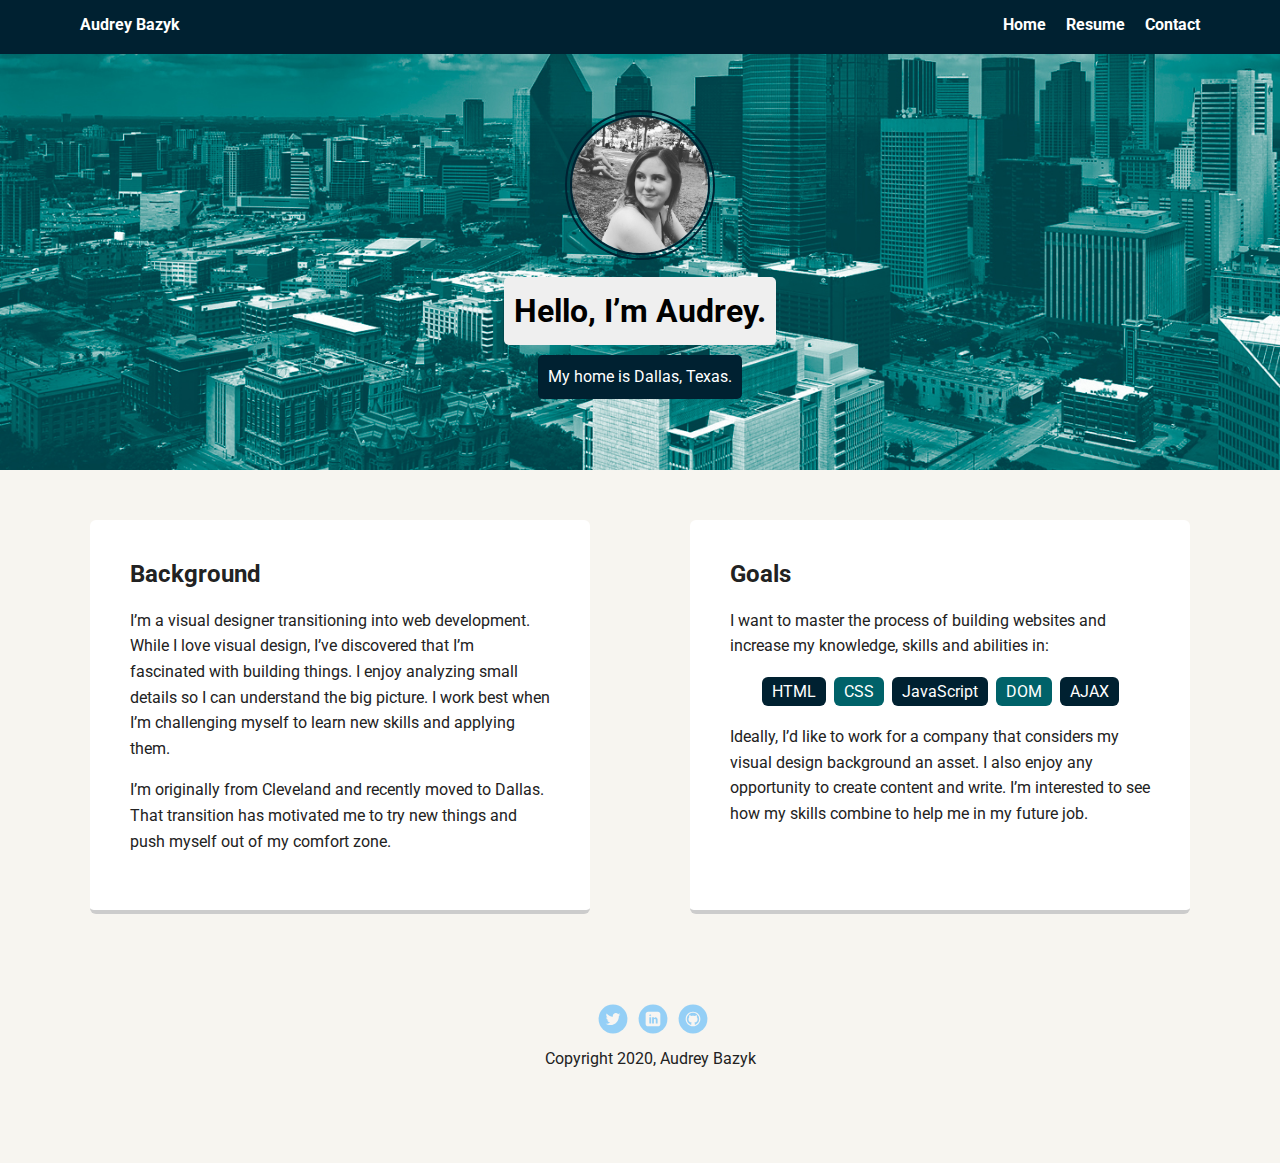
<file: index.html>
<!doctype html>
<html lang="en">
<head>
  <meta charset="utf-8">
  <title>Audrey Bazyk's Profile</title>
  <meta name="viewport" content="width=device-width, initial-scale=1.0">
  <link rel="stylesheet" href="styles.css">
  <link href="https://fonts.googleapis.com/css?family=Muli%7CRoboto:400,300,500,700,900" rel="stylesheet"></head>
  <body>

    <nav>
        <ul class="nav">
          <li class="name">Audrey Bazyk</li>
          <li><a href="index.html">Home</a></li>
          <li><a href="resume.html">Resume</a></li>
          <li><a href="contact.html">Contact</a></li>
        </ul>
    </nav>

    <header>
      <img src="images/me.jpg" alt="Photo of Audrey" class="profile-image">
      <h1 class="tag name">Hello, I’m Audrey.</h1>
      <p class="tag location">My home is Dallas, Texas.</p>
    </header>

    <main class="flex">
      <section>
        <h2>Background</h2>
        <p>I’m a visual designer transitioning into web development. While I love visual design, I’ve discovered that I’m fascinated with building things. I enjoy analyzing small details so I can understand the big picture. I work best when I’m challenging myself to learn new skills and applying them.</p>
        <p>I’m originally from Cleveland and recently moved to Dallas. That transition has motivated me to try new things and push myself out of my comfort zone.</p>
      </section>

      <section>
        <h2>Goals</h2>
        <p>I want to master the process of building websites and increase my knowledge, skills and abilities in:</p>
        <ul class="skills">
          <li>HTML</li>
          <li>CSS</li>
          <li>JavaScript</li>
          <li>DOM</li>
          <li>AJAX</li>
        </ul>
        <p>Ideally, I’d like to work for a company that considers my visual design background an asset. I also enjoy any opportunity to create content and write. I’m interested to see how my skills combine to help me in my future job.</p>
      </section>

    </main>
    <footer>
      <ul>
        <li><a href="https://twitter.com/BazykAudrey" class="social twitter" target="_blank">Twitter</a></li>
        <li><a href="https://www.linkedin.com/in/audrey-bazyk/" class="social linkedin" target="_blank">LinkedIn</a></li>
        <li><a href="https://github.com/BazykAudrey" class="social github" target="_blank">Github</a></li>
      </ul>
      <p class="copyright">Copyright 2020, Audrey Bazyk</p>
    </footer>
  </body>
  </html>
</file>
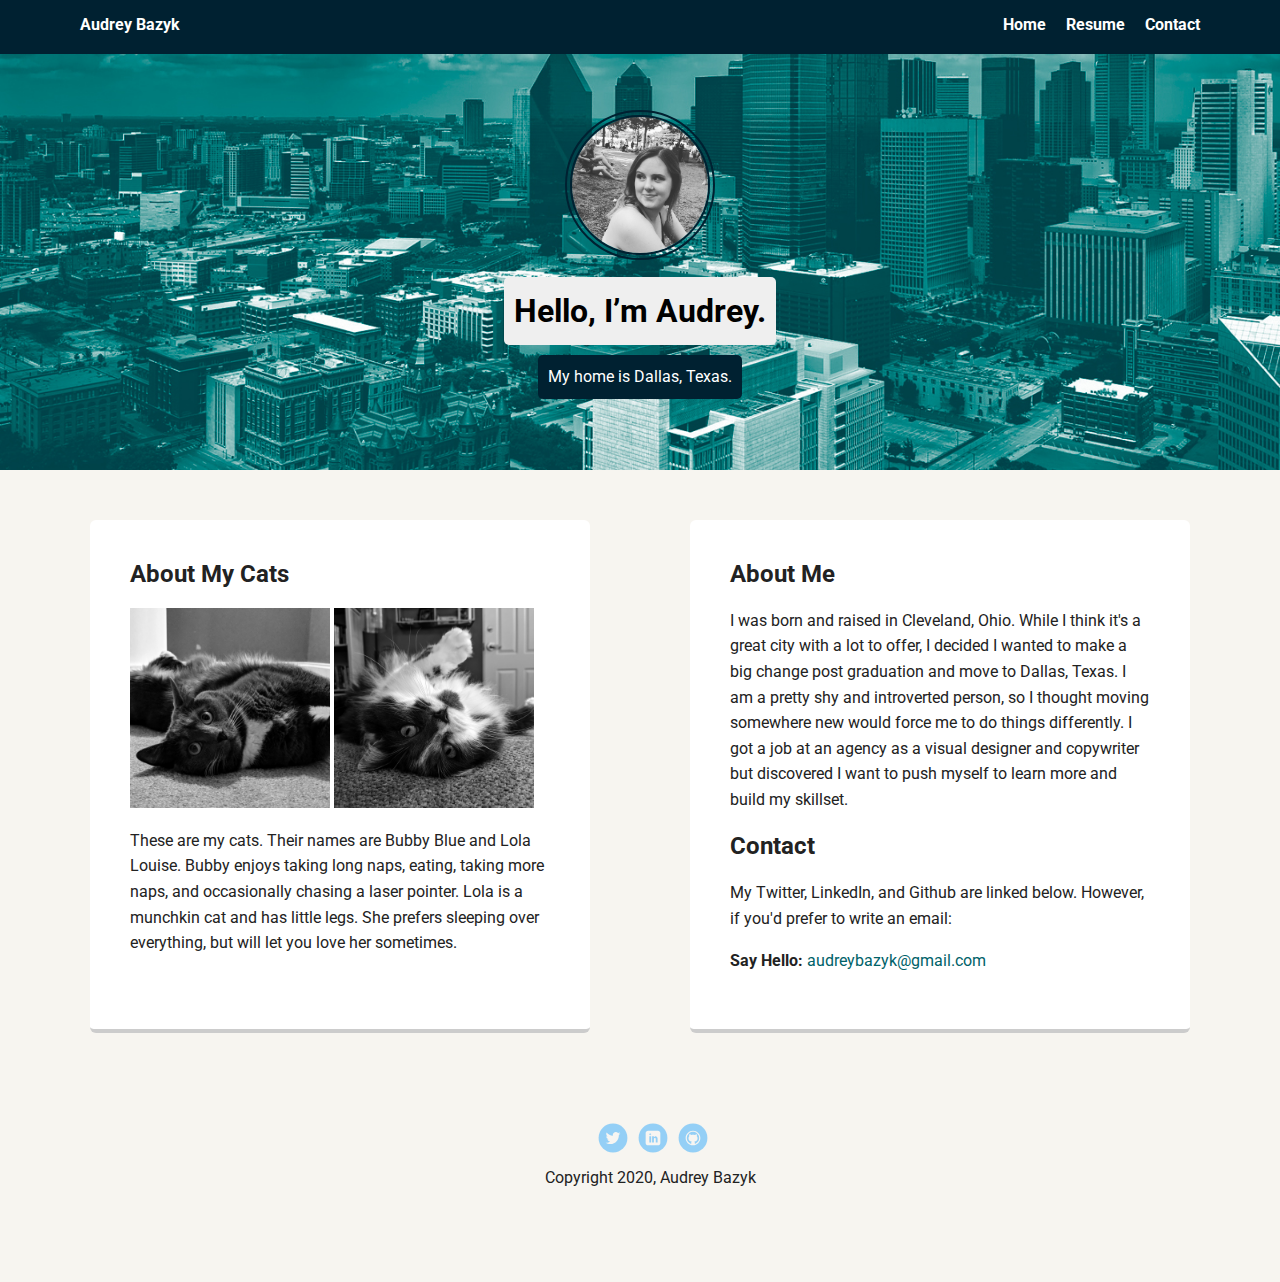
<file: contact.html>
<!doctype html>
<html lang="en">
<head>
  <meta charset="utf-8">
  <title>Audrey Bazyk's Profile</title>
  <meta name="viewport" content="width=device-width, initial-scale=1.0">
  <link rel="stylesheet" href="styles.css">
  <link href="https://fonts.googleapis.com/css?family=Muli%7CRoboto:400,300,500,700,900" rel="stylesheet"></head>
  <body>

    <nav>
        <ul class="nav">
          <li class="name">Audrey Bazyk</li>
          <li><a href="index.html">Home</a></li>
          <li><a href="resume.html">Resume</a></li>
          <li><a href="contact.html">Contact</a></li>
        </ul>
    </nav>

    <header>
      <img src="images/me.jpg" alt="Photo of Audrey" class="profile-image">
      <h1 class="tag name">Hello, I’m Audrey.</h1>
      <p class="tag location">My home is Dallas, Texas.</p>
    </header>

    <main class="flex">
      <section>
        <h2>About My Cats</h2>
        <img src="images/bubby.jpg" alt="Photo of Bubby" class="cat-image">
        <img src="images/lola.jpg" alt="Photo of Lola" class="cat-image">
        <p>These are my cats. Their names are Bubby Blue and Lola Louise. Bubby enjoys taking long naps, eating, taking more naps, and occasionally chasing a laser pointer. Lola is a munchkin cat and has little legs. She prefers sleeping over everything, but will let you love her sometimes.</p>
      </section>

      <section>
        <h2>About Me</h2>
        <p>I was born and raised in Cleveland, Ohio. While I think it's a great city with a lot to offer, I decided I wanted to make a big change post graduation and move to Dallas, Texas. I am a pretty shy and introverted person, so I thought moving somewhere new would force me to do things differently. I got a job at an agency as a visual designer and copywriter but discovered I want to push myself to learn more and build my skillset.</p>
        <h2>Contact</h2>
        <p>My Twitter, LinkedIn, and Github are linked below. However, if you'd prefer to write an email:</p>
        <p><strong>Say Hello:</strong> <a href="mailto:audreybazyk@gmail.com?subject=Saying%20Hello" class="email">audreybazyk@gmail.com</a></p>
      </section>

    </main>
    <footer>
      <ul>
        <li><a href="https://twitter.com/BazykAudrey" class="social twitter" target="_blank">Twitter</a></li>
        <li><a href="https://www.linkedin.com/in/audrey-bazyk/" class="social linkedin" target="_blank">LinkedIn</a></li>
        <li><a href="https://github.com/BazykAudrey" class="social github" target="_blank">Github</a></li>
      </ul>
      <p class="copyright">Copyright 2020, Audrey Bazyk</p>
    </footer>
  </body>
  </html>
</file>
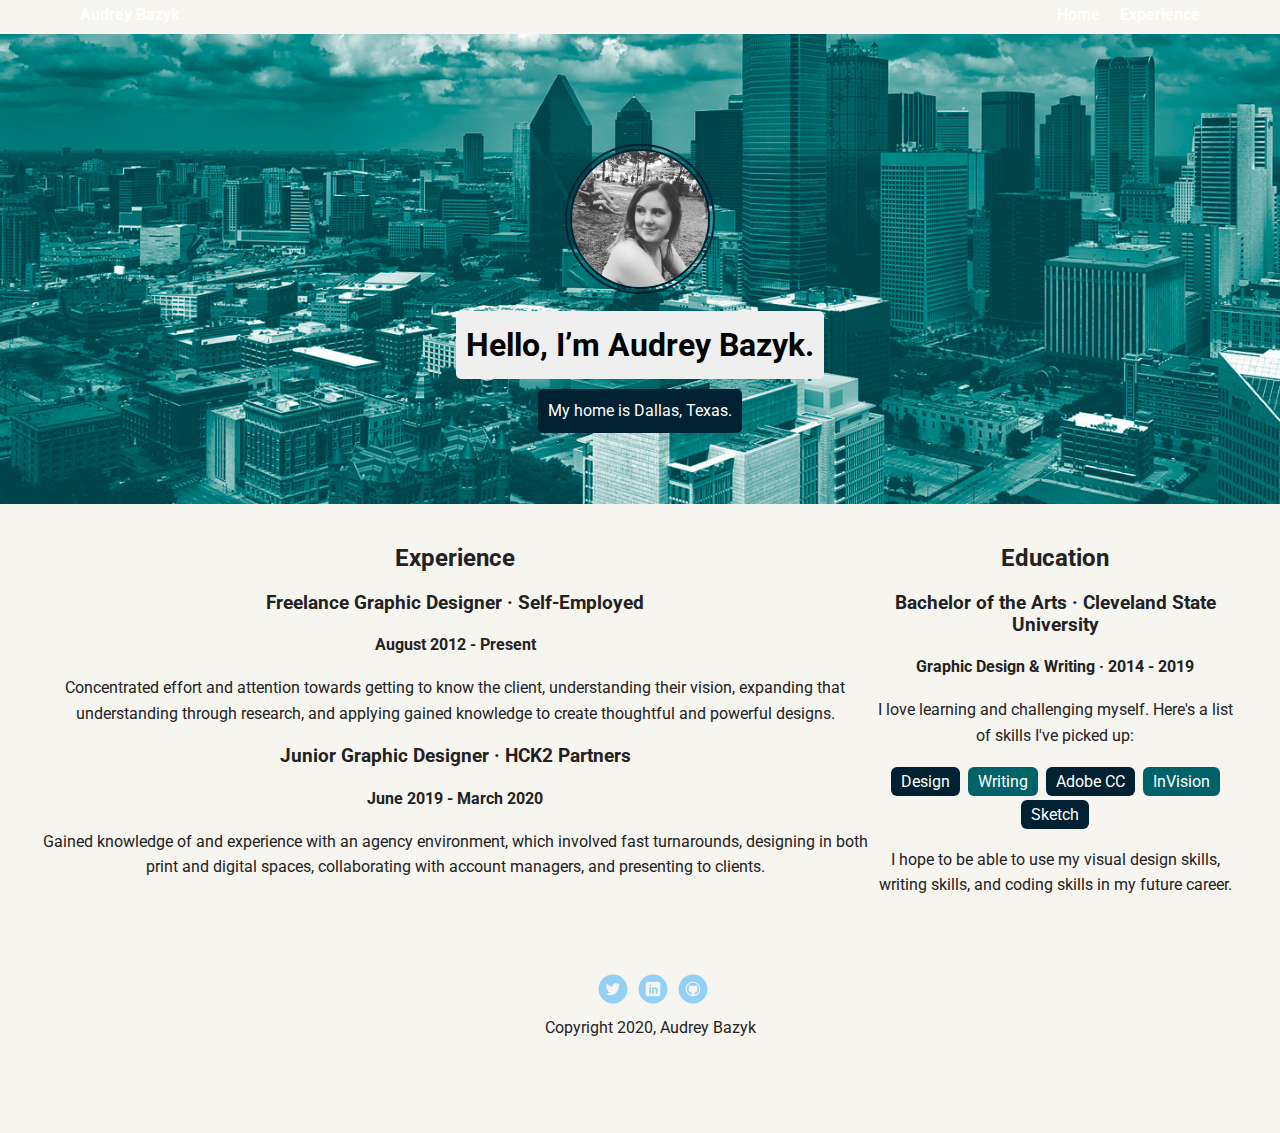
<file: experience.html>
<!doctype html>
<html lang="en">
<head>
  <meta charset="utf-8">
  <title>Audrey Bazyk's Profile</title>
  <meta name="viewport" content="width=device-width, initial-scale=1.0">
  <link rel="stylesheet" href="styles.css">
  <link href="https://fonts.googleapis.com/css?family=Muli%7CRoboto:400,300,500,700,900" rel="stylesheet"></head>
  <body>

    <div class="main-nav">
        <ul class="nav">
          <li class="name">Audrey Bazyk</li>
          <li><a href="index.html">Home</a></li>
          <li><a href="experience.html">Experience</a></li>
        </ul>
    </div>

    <header>
      <img src="images/me.jpg" alt="Photo of Audrey" class="profile-image">
      <h1 class="tag name">Hello, I’m Audrey Bazyk.</h1>
      <p class="tag location">My home is Dallas, Texas.</p>
    </header>

    <main class="flex">
      <div class="card">
        <h2>Experience</h2>
        <h3>Freelance Graphic Designer &middot; Self-Employed</h3>
        <h4>August 2012&nbsp;-&nbsp;Present</h4>
        <p>Concentrated effort and attention towards getting to know the client, understanding their vision, expanding that understanding through research, and applying gained knowledge to create thoughtful and powerful designs.</p>
        <h3>Junior Graphic Designer &middot; HCK2 Partners</h3>
        <h4>June 2019&nbsp;-&nbsp;March 2020</h4>
        <p>Gained knowledge of and experience with an agency environment, which involved fast turnarounds, designing in both print and digital spaces, collaborating with account managers, and presenting to clients.</p>
      </div> 

      <div class="card">
        <h2>Education</h2>
        <h3>Bachelor of the Arts &middot; Cleveland State University</h3>
        <h4>Graphic Design &amp; Writing &middot; 2014&nbsp;-&nbsp;2019</h4>
        <p>I love learning and challenging myself. Here's a list of skills I've picked up:</p>
        <ul class="skills">
          <li>Design</li>
          <li>Writing</li>
          <li>Adobe CC</li>
          <li>InVision</li>
          <li>Sketch</li>
        </ul>
        <p>I hope to be able to use my visual design skills, writing skills, and coding skills in my future career.</p>
      </div> 

    </main>
    <footer>
      <ul>
        <li><a href="https://twitter.com/BazykAudrey" class="social twitter">Twitter</a></li>
        <li><a href="https://www.linkedin.com/in/audrey-bazyk/" class="social linkedin">LinkedIn</a></li>
        <li><a href="https://github.com/BazykAudrey" class="social github">Github</a></li>
      </ul>
      <p class="copyright">Copyright 2020, Audrey Bazyk</p>
    </footer>
  </body>
  </html>
</file>
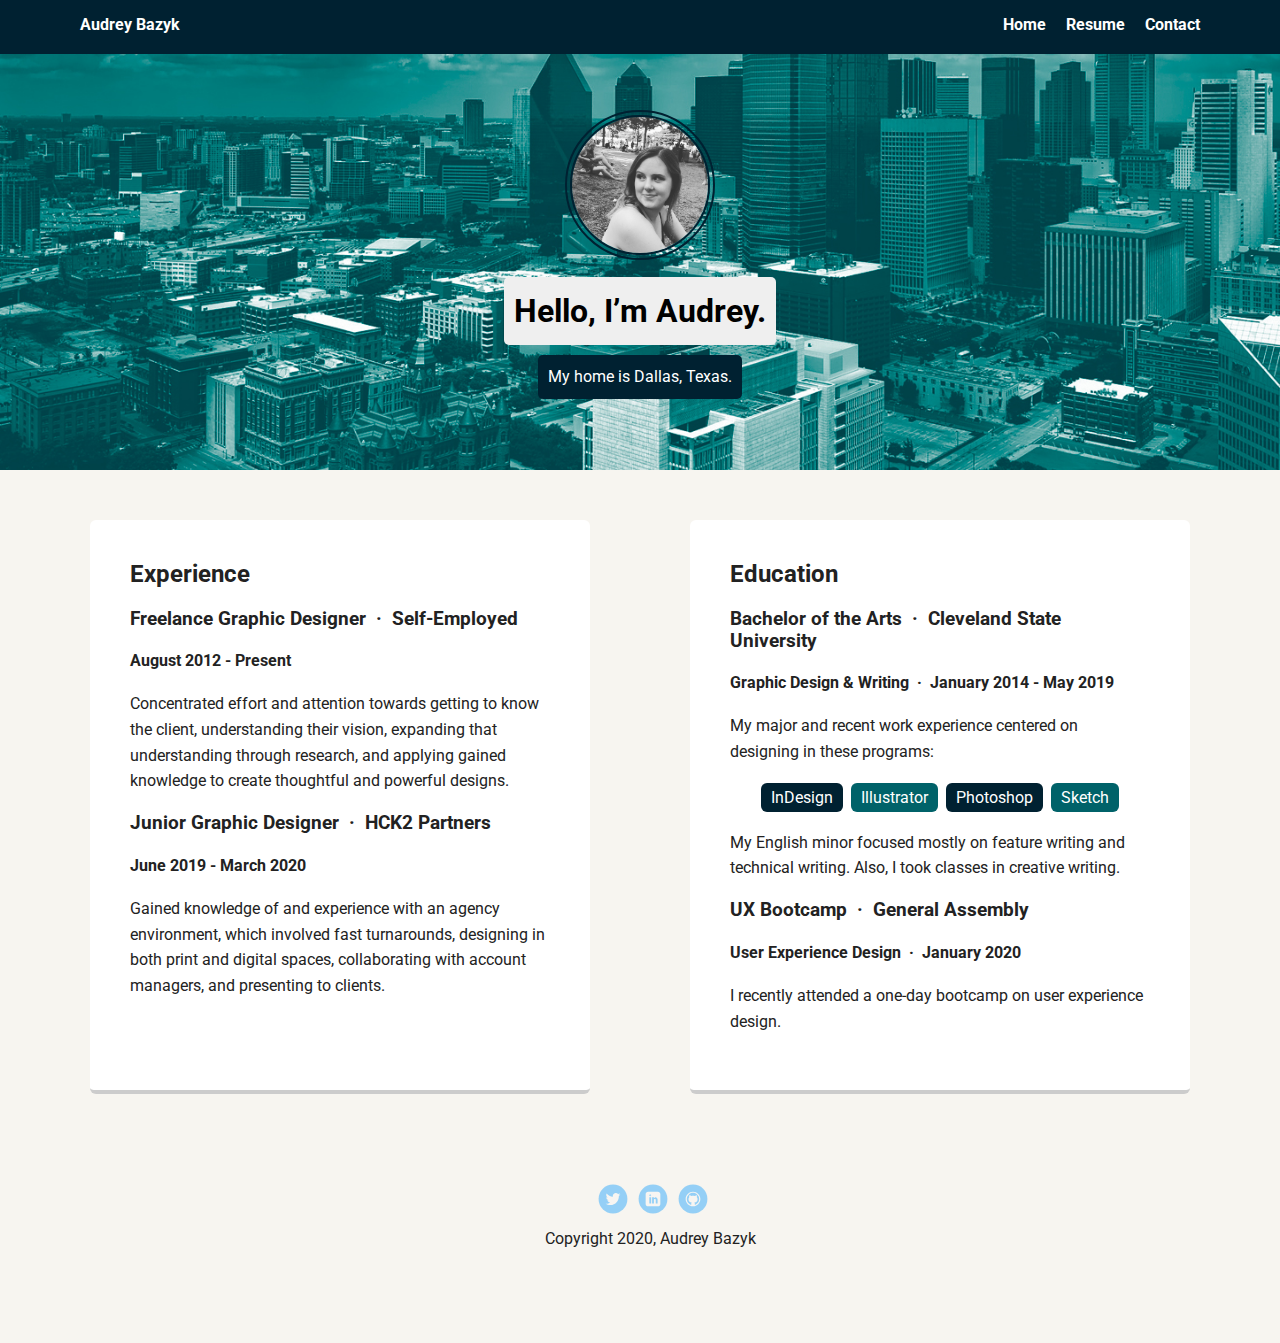
<file: resume.html>
<!doctype html>
<html lang="en">
<head>
  <meta charset="utf-8">
  <title>Audrey Bazyk's Profile</title>
  <meta name="viewport" content="width=device-width, initial-scale=1.0">
  <link rel="stylesheet" href="styles.css">
  <link href="https://fonts.googleapis.com/css?family=Muli%7CRoboto:400,300,500,700,900" rel="stylesheet"></head>
  <body>

    <nav>
        <ul class="nav">
          <li class="name">Audrey Bazyk</li>
          <li><a href="index.html">Home</a></li>
          <li><a href="resume.html">Resume</a></li>
          <li><a href="contact.html">Contact</a></li>
        </ul>
    </nav>

    <header>
      <img src="images/me.jpg" alt="Photo of Audrey" class="profile-image">
      <h1 class="tag name">Hello, I’m Audrey.</h1>
      <p class="tag location">My home is Dallas, Texas.</p>
    </header>

    <main class="flex">
      <section>
        <h2>Experience</h2>
        <h3>Freelance Graphic Designer&nbsp;&nbsp;&middot;&nbsp;&nbsp;Self-Employed</h3>
        <h4>August 2012&nbsp;-&nbsp;Present</h4>
        <p>Concentrated effort and attention towards getting to know the client, understanding their vision, expanding that understanding through research, and applying gained knowledge to create thoughtful and powerful designs.</p>
        <h3>Junior Graphic Designer&nbsp;&nbsp;&middot;&nbsp;&nbsp;HCK2 Partners</h3>
        <h4>June 2019&nbsp;-&nbsp;March 2020</h4>
        <p>Gained knowledge of and experience with an agency environment, which involved fast turnarounds, designing in both print and digital spaces, collaborating with account managers, and presenting to clients.</p>
      </section>

      <section>
        <h2>Education</h2>
        <h3>Bachelor of the Arts&nbsp;&nbsp;&middot;&nbsp;&nbsp;Cleveland State University</h3>
        <h4>Graphic Design &amp; Writing&nbsp;&nbsp;&middot;&nbsp;&nbsp;January 2014&nbsp;-&nbsp;May 2019</h4>
        <p>My major and recent work experience centered on designing in these programs:</p>
        <ul class="skills">
          <li>InDesign</li>
          <li>Illustrator</li>
          <li>Photoshop</li>
          <li>Sketch</li>
        </ul>
        <p>My English minor focused mostly on feature writing and technical writing. Also, I took classes in creative writing.</p>
        <h3>UX Bootcamp&nbsp;&nbsp;&middot;&nbsp;&nbsp;General Assembly</h3>
        <h4>User Experience Design&nbsp;&nbsp;&middot;&nbsp;&nbsp;January 2020</h4>
        <p>I recently attended a one-day bootcamp on user experience design.</p>
      </section>

    </main>
    <footer>
      <ul>
        <li><a href="https://twitter.com/BazykAudrey" class="social twitter" target="_blank">Twitter</a></li>
        <li><a href="https://www.linkedin.com/in/audrey-bazyk/" class="social linkedin" target="_blank">LinkedIn</a></li>
        <li><a href="https://github.com/BazykAudrey" class="social github" target="_blank">Github</a></li>
      </ul>
      <p class="copyright">Copyright 2020, Audrey Bazyk</p>
    </footer>
  </body>
  </html>
</file>
<file: styles.css>
/* Global Layout Set-up */
* {
  box-sizing: border-box;
}

body {
  margin: 0;
  padding: 0;
  text-align: center;
  font-family: 'Roboto', sans-serif;
  color: #222;
  background: #f7f5f0;
}
/* Link Styles */

a {
  text-decoration: none;
  color: #fff;
}
a:hover {
  color: #07cec6;
}

/* Section Styles */

nav {
  width: 100%;
  background: #002131;
  min-height: 30px;
  padding: 10px;
  position: fixed;
  text-align: center;
}
.nav {
  display: flex;
  justify-content: space-around;
  font-weight: 700;
  list-style-type: none;
  margin: 0 auto;
  padding: 0;
}

.nav .name {
    display: block;
    margin-right: auto;
    color: white;
}
.nav li {
  padding: 5px 10px 10px 10px;
}
.nav a {
  transition: all .5s;
}
.nav a:hover {
  color: white;
}

header {
  text-align: center;
  background: url('images/dallas.jpg') no-repeat top center ;
  background-size: cover;
  overflow: hidden;
  padding-top: 60px;
}
header {
  line-height: 1.5;
}
header .profile-image {
  margin-top: 50px;
  width: 150px;
  height: 150px;
  border-radius: 50%;
  border: 7px double #002131;
  transition: all .5s;
}
header .profile-image:hover {
  transform: scale(1.4,1.4);
}
.tag {
  background-color: #efefef;
  color: black;
  padding: 10px;
  border-radius: 5px;
  display: table;
  margin: 10px auto;
}
.location {
  background-color: #002131;
  color: #fff;
}
section {
  margin: 30px;
  padding: 20px 40px 40px;
  max-width: 500px;
  text-align: left;
  background: #fff;
  border-bottom: 4px solid #ccc;
  border-radius: 6px;
  transition: all .5s;
}
section:hover {
  border-color: #07cec6;
}

ul.skills {
  padding: 0;
  text-align: center;
}

.skills li {
  border-radius: 6px;
  display: inline-block;
  background: #006269;
  color: white;
  padding: 5px 10px;
  margin: 2px;
}

.skills li:nth-child(odd) {
  background: #002131;
}

footer {
  width: 100%;
  min-height: 30px;
  padding: 20px 0 40px 20px;
}

footer .copyright {
  top: -8px;
  font-size: .75em;
}

footer ul {
  list-style-type: none;
  margin: 0;
  padding: 0;
}

footer ul li {
  display: inline-block;
}

a.social {
  display: inline-block;
  text-indent: -9999px;
  margin-left: 5px;
  width: 30px;
  height: 30px;
  background-size: 30px 30px;
  opacity: .4;
  transition: all .5s;
}
a.twitter {
  background-image: url(images/twitter.svg);
}
a.linkedin {
  background-image: url(images/linkedin.svg);
}
a.github {
  background-image: url(images/github.svg);
}
a.social:hover {
  opacity: 1;
}
.clearfix {
  clear: both;
}

/* Styles for larger screens */
@media screen and (min-width: 720px) {

  .flex {
      display: -ms-flexbox;      /* TWEENER - IE 10 */
      display: flex;
      max-width: 1200px;
      -ms-flex-pack: distribute;
      justify-content: space-around;
      margin: 0 auto;
  }

  header {
    min-height: 470px;
  }

  .nav {
    max-width: 1200px;
    padding: 0 30px;
  }


  main {
    padding-top: 20px;
  }

  main p {
    line-height: 1.6em;
  }

  footer {
    font-size: 1.3em;
    max-width: 1200px;
    margin: 40px auto;
  }

}

/* Styles for Contact page */

section .cat-image {
  width: 200px;
  height: 200px;
}

section .email {
  color: #006269;
}
</file>
